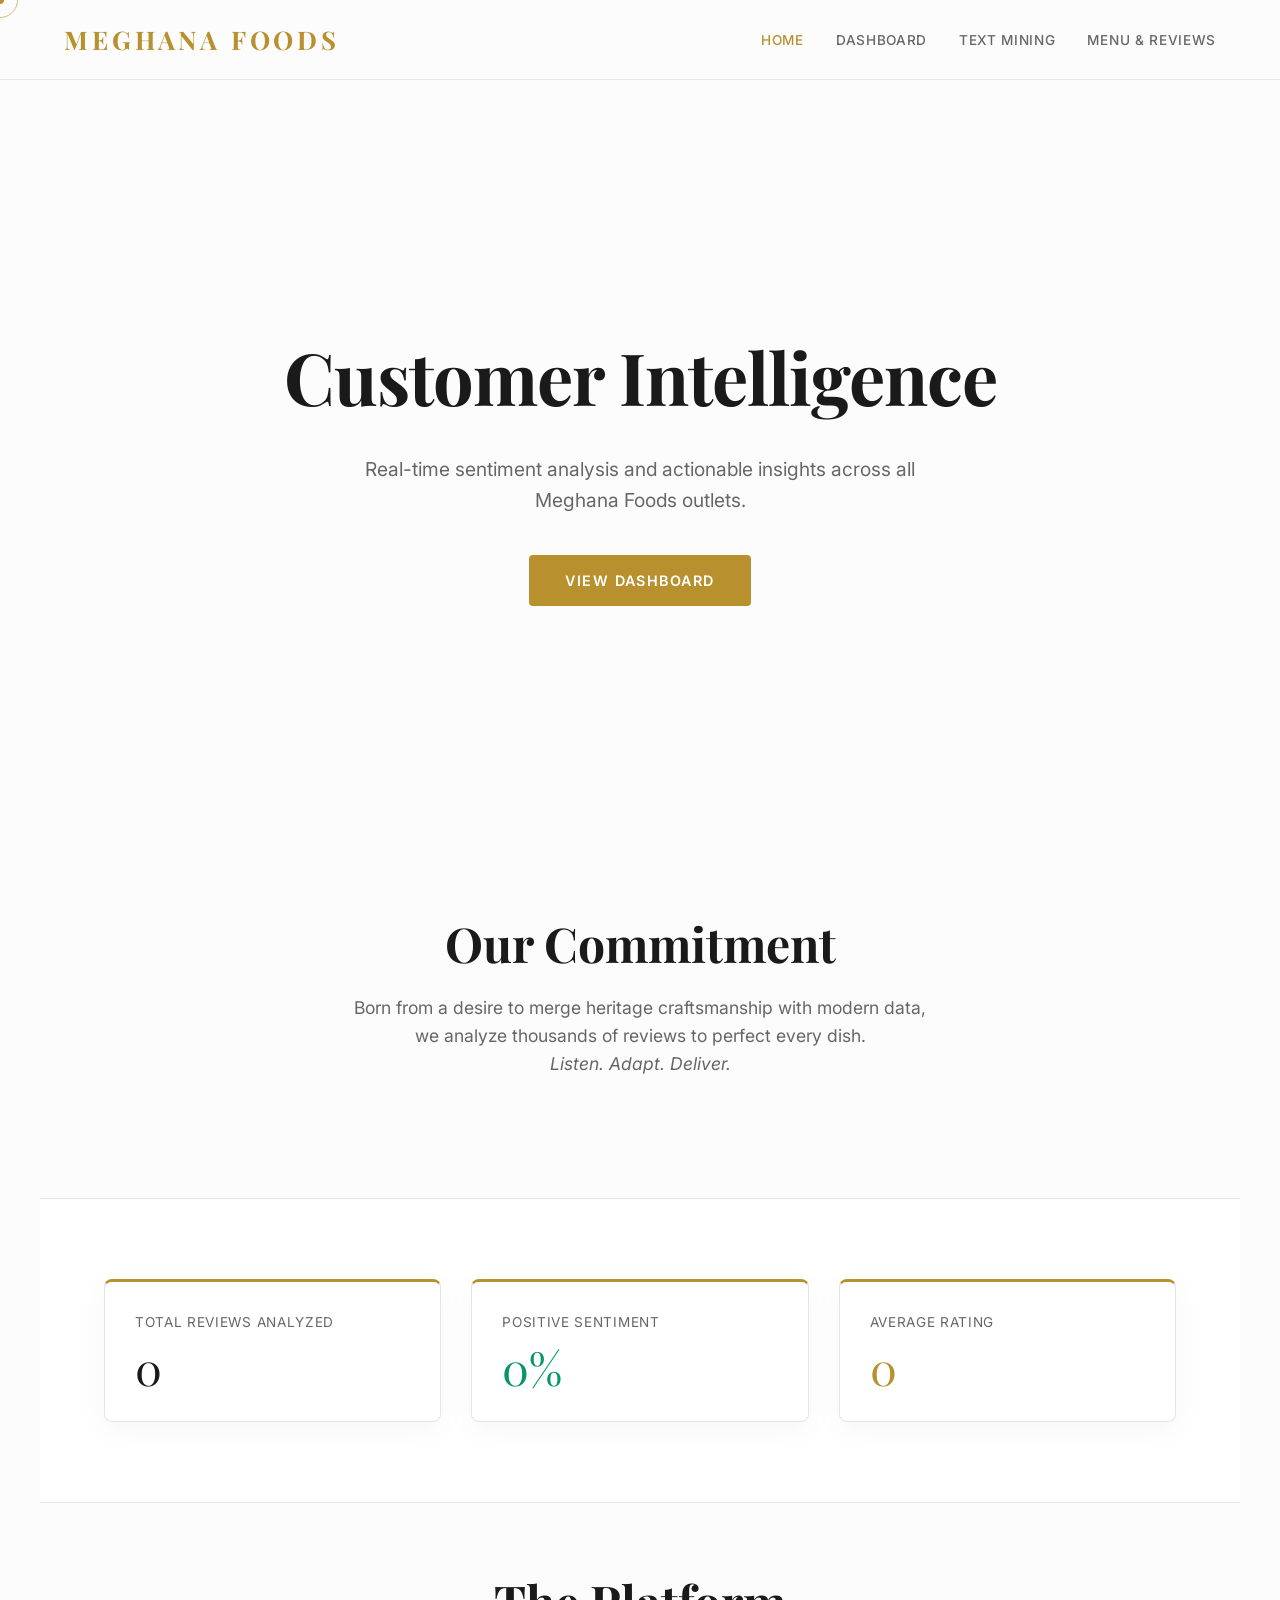
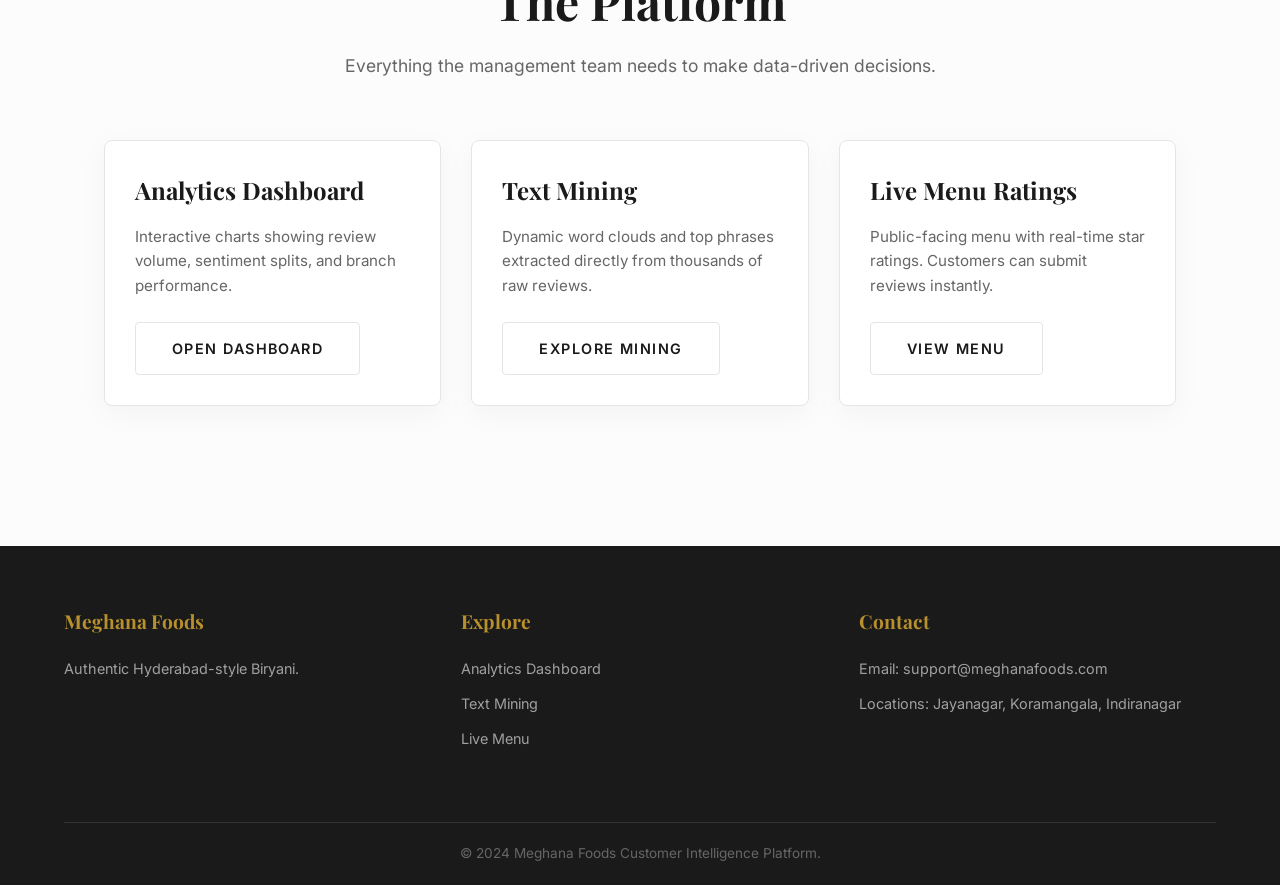
<file: index.html>
<!DOCTYPE html>
<html lang="en">
<head>
  <meta charset="UTF-8">
  <meta name="viewport" content="width=device-width, initial-scale=1.0">
  <title>Meghana Foods | Customer Intelligence</title>
  <link rel="stylesheet" href="styles.css">
</head>
<body>
  <div id="cursor-dot"></div>
  <div id="cursor-ring"></div>

  <nav class="navbar">
    <a href="index.html" class="nav-brand">Meghana Foods</a>
    <ul class="nav-links">
      <li><a href="index.html" class="active">Home</a></li>
      <li><a href="dashboard.html">Dashboard</a></li>
      <li><a href="mining.html">Text Mining</a></li>
      <li><a href="menu.html">Menu & Reviews</a></li>
    </ul>
  </nav>

  <div class="page-wrapper">
    <section class="hero">
      <h1>Customer Intelligence</h1>
      <p>Real-time sentiment analysis and actionable insights across all Meghana Foods outlets.</p>
      <a href="dashboard.html" class="btn btn-primary">View Dashboard</a>
    </section>

    <section class="container">
      <div class="page-header reveal">
        <h1>Our Commitment</h1>
        <p>Born from a desire to merge heritage craftsmanship with modern data, we analyze thousands of reviews to perfect every dish. <br><em>Listen. Adapt. Deliver.</em></p>
      </div>
    </section>

    <section class="container" style="background: #fff; border-top: 1px solid var(--border); border-bottom: 1px solid var(--border); padding: 80px 5%;">
      <div class="grid-3 reveal">
        <div class="card kpi-card">
          <div class="kpi-title">Total Reviews Analyzed</div>
          <div class="kpi-value" id="stat-total">0</div>
        </div>
        <div class="card kpi-card">
          <div class="kpi-title">Positive Sentiment</div>
          <div class="kpi-value" id="stat-pos" style="color: var(--green);">0%</div>
        </div>
        <div class="card kpi-card">
          <div class="kpi-title">Average Rating</div>
          <div class="kpi-value" id="stat-rating" style="color: var(--accent);">0</div>
        </div>
      </div>
    </section>

    <section class="container">
      <div class="page-header reveal">
        <h1>The Platform</h1>
        <p>Everything the management team needs to make data-driven decisions.</p>
      </div>
      
      <div class="grid-3 reveal">
        <div class="card">
          <h3 style="margin-bottom: 16px; font-size: 1.5rem;">Analytics Dashboard</h3>
          <p style="color: var(--text-muted); margin-bottom: 24px; font-size: 0.95rem;">Interactive charts showing review volume, sentiment splits, and branch performance.</p>
          <a href="dashboard.html" class="btn btn-secondary">Open Dashboard</a>
        </div>
        <div class="card">
          <h3 style="margin-bottom: 16px; font-size: 1.5rem;">Text Mining</h3>
          <p style="color: var(--text-muted); margin-bottom: 24px; font-size: 0.95rem;">Dynamic word clouds and top phrases extracted directly from thousands of raw reviews.</p>
          <a href="mining.html" class="btn btn-secondary">Explore Mining</a>
        </div>
        <div class="card">
          <h3 style="margin-bottom: 16px; font-size: 1.5rem;">Live Menu Ratings</h3>
          <p style="color: var(--text-muted); margin-bottom: 24px; font-size: 0.95rem;">Public-facing menu with real-time star ratings. Customers can submit reviews instantly.</p>
          <a href="menu.html" class="btn btn-secondary">View Menu</a>
        </div>
      </div>
    </section>

    <footer>
      <div class="footer-grid">
        <div>
          <h3>Meghana Foods</h3>
          <p>Authentic Hyderabad-style Biryani.</p>
        </div>
        <div>
          <h3>Explore</h3>
          <a href="dashboard.html">Analytics Dashboard</a>
          <a href="mining.html">Text Mining</a>
          <a href="menu.html">Live Menu</a>
        </div>
        <div>
          <h3>Contact</h3>
          <p>Email: support@meghanafoods.com</p>
          <p>Locations: Jayanagar, Koramangala, Indiranagar</p>
        </div>
      </div>
      <div class="footer-bottom">
        &copy; 2024 Meghana Foods Customer Intelligence Platform.
      </div>
    </footer>
  </div>

  <script src="script.js"></script>
</body>
</html>
</file>
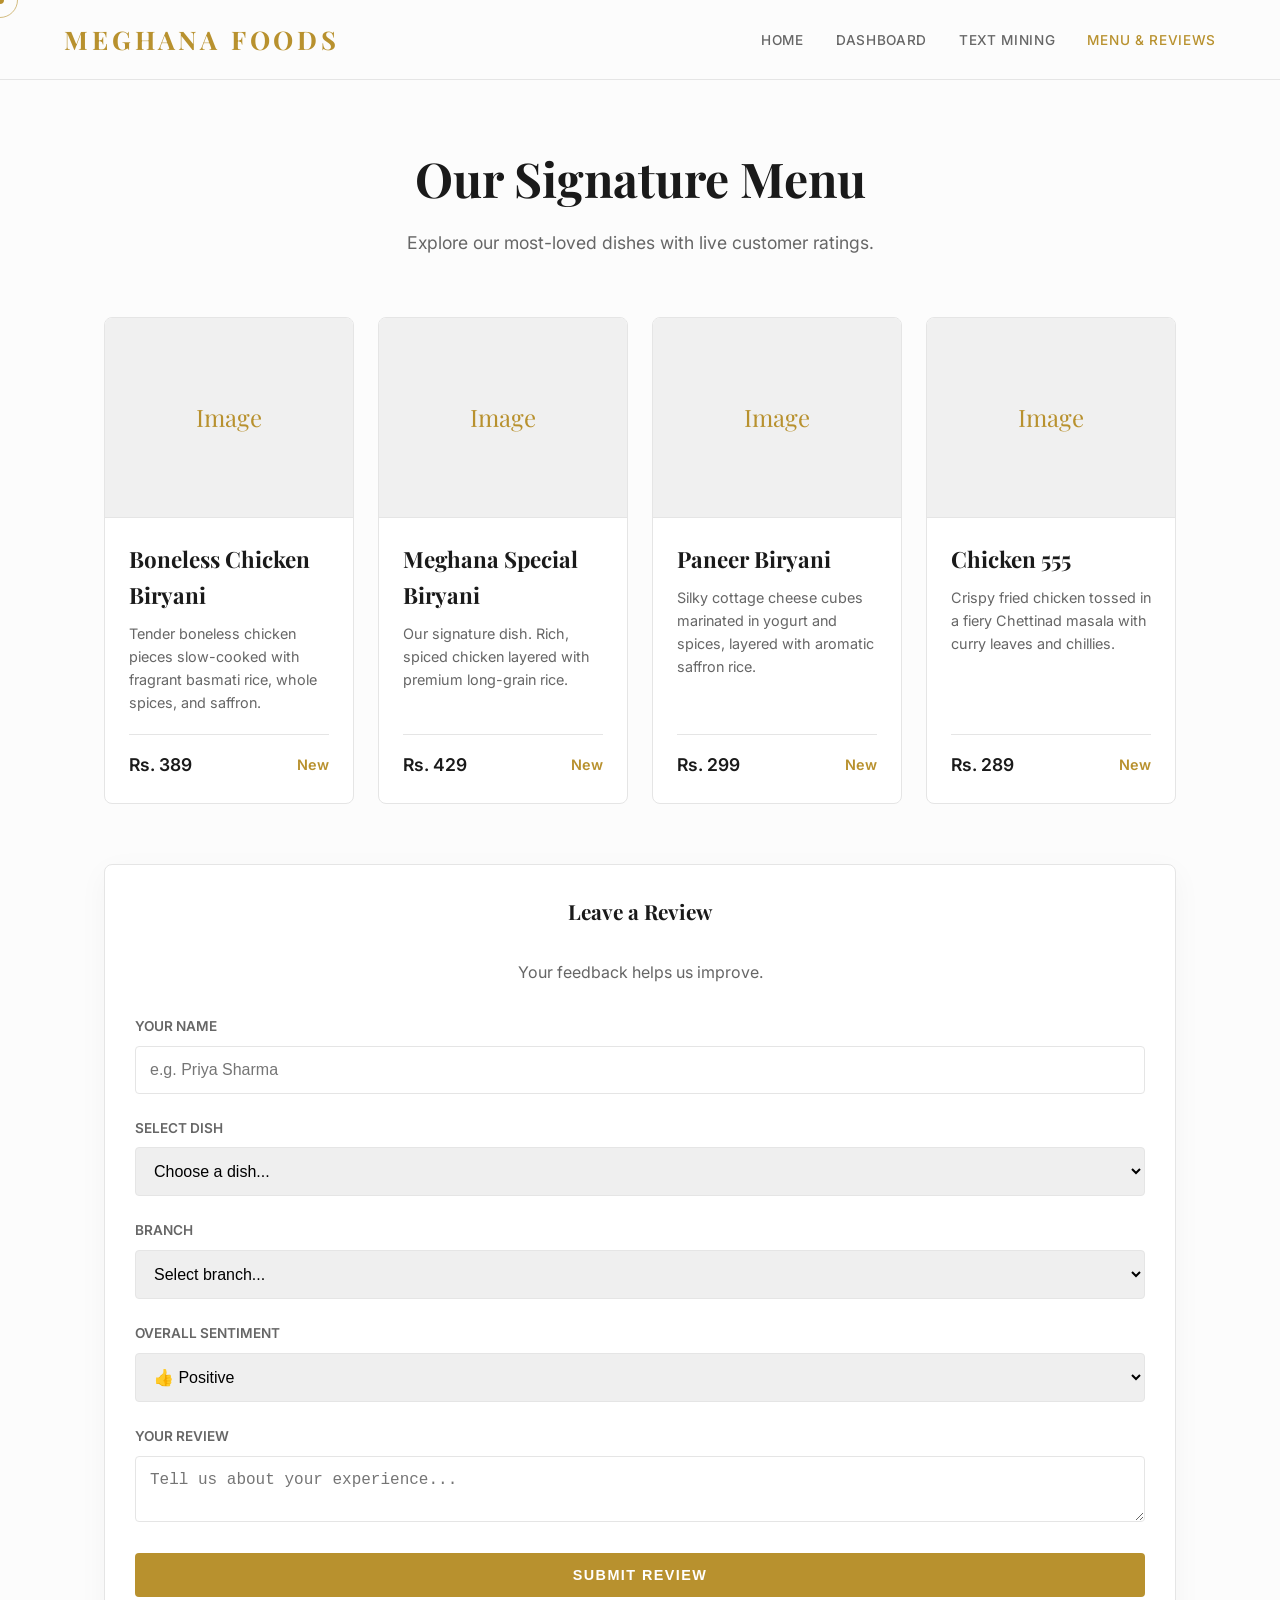
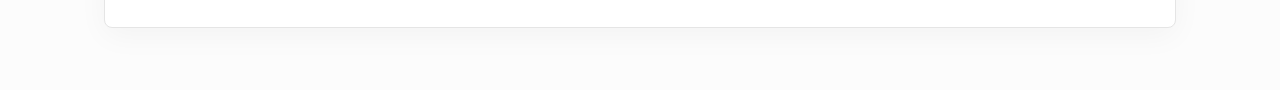
<file: menu.html>
<!DOCTYPE html>
<html lang="en">
<head>
  <meta charset="UTF-8">
  <meta name="viewport" content="width=device-width, initial-scale=1.0">
  <title>Live Menu | Meghana Foods</title>
  <link rel="stylesheet" href="styles.css">
</head>
<body>
  <div id="cursor-dot"></div>
  <div id="cursor-ring"></div>

  <nav class="navbar">
    <a href="index.html" class="nav-brand">Meghana Foods</a>
    <ul class="nav-links">
      <li><a href="index.html">Home</a></li>
      <li><a href="dashboard.html">Dashboard</a></li>
      <li><a href="mining.html">Text Mining</a></li>
      <li><a href="menu.html" class="active">Menu & Reviews</a></li>
    </ul>
  </nav>

  <div class="page-wrapper">
    <div class="container">
      <div class="page-header reveal">
        <h1>Our Signature Menu</h1>
        <p>Explore our most-loved dishes with live customer ratings.</p>
      </div>

      <!-- MENU GRID -->
      <div class="grid-4 reveal" id="menu-grid" style="margin-bottom: 60px;">
        <!-- Populated by JS -->
      </div>

      <!-- REVIEW FORM -->
      <div class="review-section card reveal">
        <h3 class="chart-title" style="text-align: center; border: none;">Leave a Review</h3>
        <p style="text-align: center; color: var(--text-muted); margin-bottom: 30px;">Your feedback helps us improve.</p>
        
        <form id="review-form">
          <div class="form-group">
            <label>Your Name</label>
            <input type="text" id="reviewer-name" class="form-control" placeholder="e.g. Priya Sharma" required>
          </div>
          <div class="form-group">
            <label>Select Dish</label>
            <select id="dish-select" class="form-control" required>
              <option value="">Choose a dish...</option>
              <option value="Boneless Chicken Biryani">Boneless Chicken Biryani</option>
              <option value="Meghana Special Biryani">Meghana Special Biryani</option>
              <option value="Paneer Biryani">Paneer Biryani</option>
              <option value="Chicken 555">Chicken 555</option>
            </select>
          </div>
          <div class="form-group">
            <label>Branch</label>
            <select id="branch-select" class="form-control" required>
              <option value="">Select branch...</option>
              <option value="Jayanagar">Jayanagar</option>
              <option value="Koramangala">Koramangala</option>
              <option value="Indiranagar">Indiranagar</option>
            </select>
          </div>
          <div class="form-group">
            <label>Overall Sentiment</label>
            <select id="sentiment-select" class="form-control" required>
              <option value="Positive">👍 Positive</option>
              <option value="Negative">👎 Negative</option>
            </select>
          </div>
          <div class="form-group">
            <label>Your Review</label>
            <textarea id="review-text" class="form-control" placeholder="Tell us about your experience..." required></textarea>
          </div>
          <button type="submit" class="btn btn-primary" style="width: 100%;">Submit Review</button>
        </form>
      </div>
    </div>
  </div>

  <script src="script.js"></script>
</body>
</html>
</file>
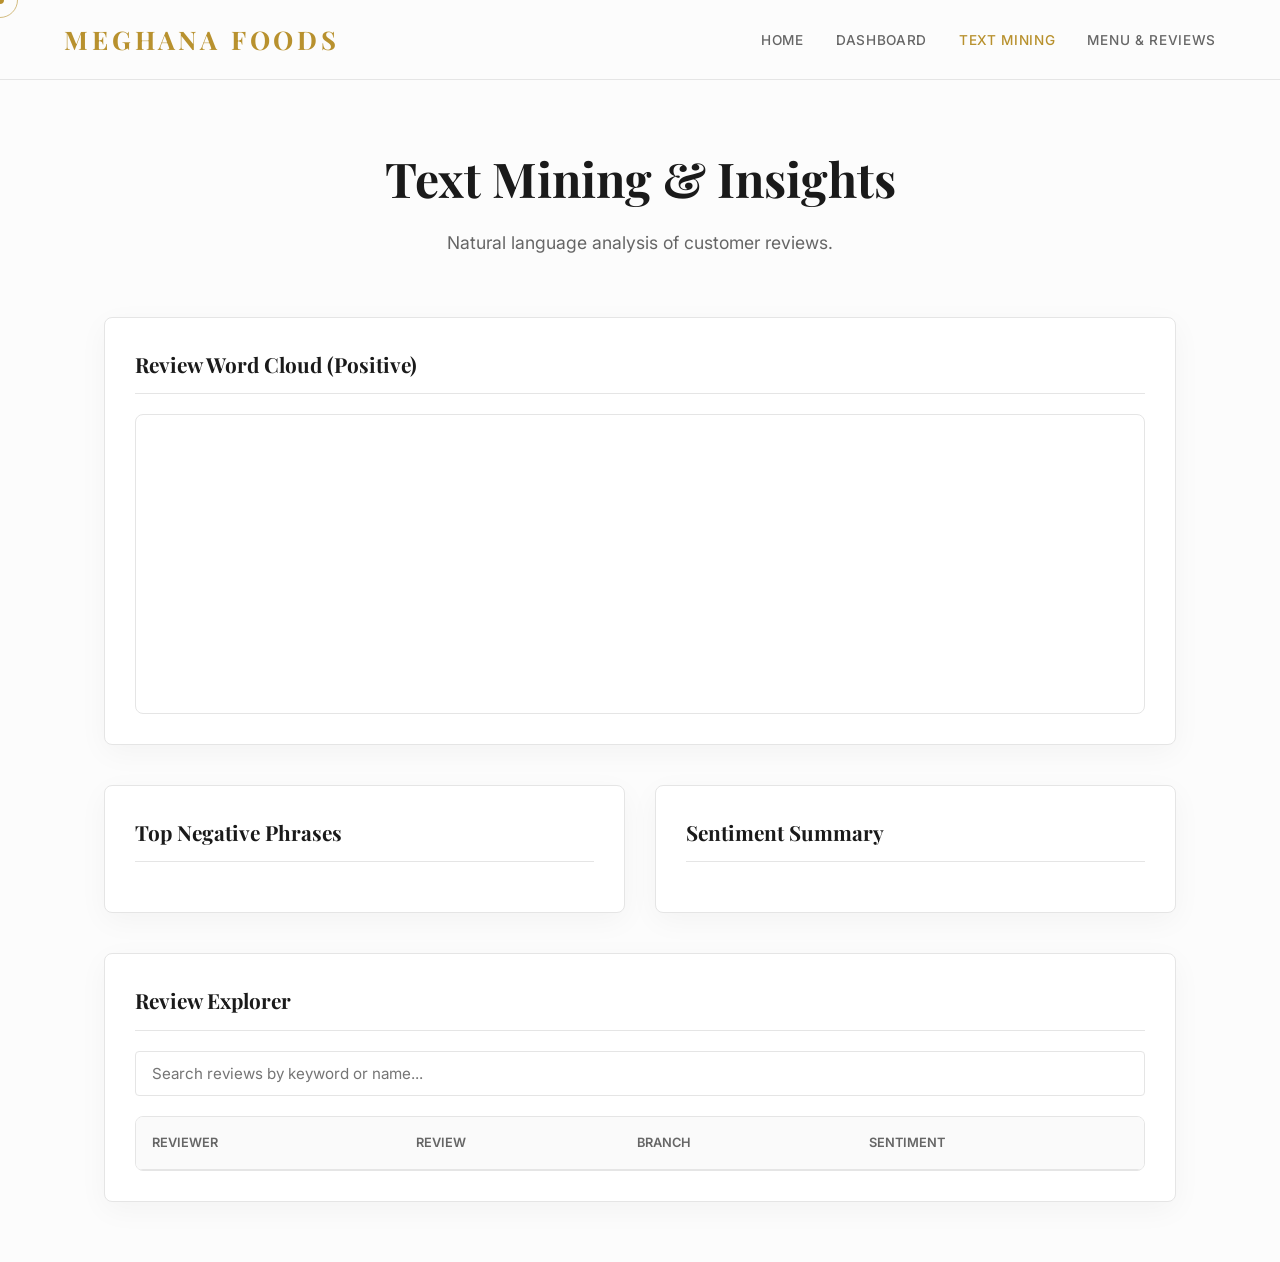
<file: mining.html>
<!DOCTYPE html>
<html lang="en">
<head>
  <meta charset="UTF-8">
  <meta name="viewport" content="width=device-width, initial-scale=1.0">
  <title>Text Mining | Meghana Foods</title>
  <link rel="stylesheet" href="styles.css">
</head>
<body>
  <div id="cursor-dot"></div>
  <div id="cursor-ring"></div>

  <nav class="navbar">
    <a href="index.html" class="nav-brand">Meghana Foods</a>
    <ul class="nav-links">
      <li><a href="index.html">Home</a></li>
      <li><a href="dashboard.html">Dashboard</a></li>
      <li><a href="mining.html" class="active">Text Mining</a></li>
      <li><a href="menu.html">Menu & Reviews</a></li>
    </ul>
  </nav>

  <div class="page-wrapper">
    <div class="container">
      <div class="page-header reveal">
        <h1>Text Mining & Insights</h1>
        <p>Natural language analysis of customer reviews.</p>
      </div>

      <div class="card reveal" style="margin-bottom: 40px;">
        <h3 class="chart-title">Review Word Cloud (Positive)</h3>
        <div class="wordcloud-wrapper" id="wordcloud-container"></div>
      </div>

      <div class="grid-2 reveal">
        <div class="card">
          <h3 class="chart-title">Top Negative Phrases</h3>
          <ul id="bigrams-list" style="list-style: none;"></ul>
        </div>
        <div class="card">
          <h3 class="chart-title">Sentiment Summary</h3>
          <!-- Additional summary can go here -->
        </div>
      </div>

      <div class="card reveal">
        <h3 class="chart-title">Review Explorer</h3>
        <div class="search-box">
            <input type="text" id="table-search" placeholder="Search reviews by keyword or name...">
        </div>
        <div class="table-responsive">
          <table>
            <thead>
              <tr>
                <th>Reviewer</th>
                <th>Review</th>
                <th>Branch</th>
                <th>Sentiment</th>
              </tr>
            </thead>
            <tbody id="reviews-tbody"></tbody>
          </table>
        </div>
      </div>
    </div>
  </div>

  <script src="script.js"></script>
</body>
</html>
</file>
<file: styles.css>
@import url('https://fonts.googleapis.com/css2?family=Inter:wght@300;400;500;600;700&family=Playfair+Display:wght@400;600;700&display=swap');

:root {
    --bg: #fcfcfc;
    --text: #1a1a1a;
    --text-muted: #666;
    --accent: #b8912e;
    --accent-hover: #9a7824;
    --border: #e5e5e5;
    --card-bg: #ffffff;
    --shadow: 0 8px 30px rgba(0,0,0,0.04);
    --transition: 0.3s ease;
    --green: #059669;
    --red: #DC2626;
    --yellow: #D97706;
}

* { margin: 0; padding: 0; box-sizing: border-box; cursor: none; }

body {
    font-family: 'Inter', sans-serif;
    background: var(--bg);
    color: var(--text);
    line-height: 1.6;
}

h1, h2, h3, h4, .serif { font-family: 'Playfair Display', serif; }
a { text-decoration: none; color: inherit; transition: var(--transition); }

/* Custom Cursor */
#cursor-dot, #cursor-ring {
    position: fixed; top: 0; left: 0;
    pointer-events: none; z-index: 9999;
    transform: translate(-50%, -50%); border-radius: 50%;
    transition: width 0.2s, height 0.2s, background-color 0.2s, border-color 0.2s;
}
#cursor-dot { width: 8px; height: 8px; background: var(--accent); }
#cursor-ring { width: 36px; height: 36px; border: 1px solid rgba(184, 145, 46, 0.6); }
body.hovering-cursor #cursor-dot { transform: translate(-50%, -50%) scale(1.5); }
body.hovering-cursor #cursor-ring { width: 52px; height: 52px; border-color: var(--accent); background: rgba(184, 145, 46, 0.08); }

/* Navigation */
.navbar {
    position: fixed; top: 0; left: 0; width: 100%; height: 80px;
    background: rgba(252, 252, 252, 0.95); backdrop-filter: blur(10px);
    border-bottom: 1px solid var(--border);
    display: flex; align-items: center; justify-content: space-between;
    padding: 0 5%; z-index: 1000;
}
.nav-brand { font-family: 'Playfair Display', serif; font-size: 1.6rem; letter-spacing: 0.15em; color: var(--accent); text-transform: uppercase; font-weight: 700; }
.nav-links { display: flex; gap: 32px; list-style: none; }
.nav-links a { font-size: 0.85rem; font-weight: 500; text-transform: uppercase; letter-spacing: 0.05em; color: var(--text-muted); }
.nav-links a:hover, .nav-links a.active { color: var(--accent); }

/* Layout */
.page-wrapper { padding-top: 80px; min-height: 100vh; }
.container { max-width: 1200px; margin: 0 auto; padding: 60px 5%; }
.page-header { text-align: center; margin-bottom: 60px; }
.page-header h1 { font-size: 3rem; margin-bottom: 12px; }
.page-header p { color: var(--text-muted); font-size: 1.1rem; max-width: 600px; margin: 0 auto; }

/* Buttons */
.btn { display: inline-block; padding: 14px 36px; font-size: 0.9rem; font-weight: 600; text-transform: uppercase; letter-spacing: 0.1em; border-radius: 4px; transition: var(--transition); cursor: pointer; border: none; }
.btn-primary { background: var(--accent); color: #fff; }
.btn-primary:hover { background: var(--accent-hover); }
.btn-secondary { background: transparent; color: var(--text); border: 1px solid var(--border); }
.btn-secondary:hover { border-color: var(--accent); color: var(--accent); }

/* Hero */
.hero {
    height: 85vh; display: flex; flex-direction: column; justify-content: center; align-items: center; text-align: center;
    background: linear-gradient(rgba(252,252,252,0.85), rgba(252,252,252,0.85)), url('https://images.unsplash.com/photo-1552566626-52f8b828add9?ixlib=rb-4.0.3&auto=format&fit=crop&w=1920&q=80') center/cover;
    padding: 0 20px;
}
.hero h1 { font-size: 4.5rem; margin-bottom: 20px; letter-spacing: -1px; }
.hero p { font-size: 1.2rem; color: var(--text-muted); max-width: 600px; margin-bottom: 40px; }

/* Cards & Grids */
.grid-3 { display: grid; grid-template-columns: repeat(auto-fit, minmax(300px, 1fr)); gap: 30px; }
.grid-4 { display: grid; grid-template-columns: repeat(auto-fit, minmax(240px, 1fr)); gap: 24px; }
.grid-2 { display: grid; grid-template-columns: 1fr 1fr; gap: 30px; margin-bottom: 40px; }
.card { background: var(--card-bg); border: 1px solid var(--border); border-radius: 8px; padding: 30px; box-shadow: var(--shadow); transition: var(--transition); }
.card:hover { transform: translateY(-5px); box-shadow: 0 12px 40px rgba(0,0,0,0.08); }

/* KPI */
.kpi-card { text-align: left; border-top: 3px solid var(--accent); }
.kpi-title { font-size: 0.85rem; text-transform: uppercase; letter-spacing: 0.05em; color: var(--text-muted); margin-bottom: 12px; }
.kpi-value { font-family: 'Playfair Display', serif; font-size: 2.8rem; color: var(--text); line-height: 1; }

/* Filters */
.filter-bar { display: flex; gap: 20px; flex-wrap: wrap; background: var(--card-bg); padding: 24px; border: 1px solid var(--border); border-radius: 8px; margin-bottom: 40px; }
.filter-group { display: flex; flex-direction: column; gap: 8px; flex: 1; min-width: 180px; }
.filter-group label { font-size: 0.8rem; font-weight: 600; text-transform: uppercase; color: var(--text-muted); }
.filter-group select { padding: 12px; border: 1px solid var(--border); border-radius: 4px; font-family: 'Inter', sans-serif; font-size: 0.95rem; outline: none; transition: var(--transition); }
.filter-group select:focus { border-color: var(--accent); }

/* Date Slider */
.slider-container { display: flex; flex-direction: column; gap: 8px; flex: 2; min-width: 300px; }
.slider-labels { display: flex; justify-content: space-between; font-size: 0.8rem; color: var(--text-muted); }
input[type=range] { width: 100%; accent-color: var(--accent); }

/* Charts */
.chart-container { background: var(--card-bg); border: 1px solid var(--border); border-radius: 8px; padding: 24px; box-shadow: var(--shadow); display: flex; flex-direction: column; min-height: 350px; }
.chart-title { font-family: 'Playfair Display', serif; font-size: 1.3rem; margin-bottom: 20px; border-bottom: 1px solid var(--border); padding-bottom: 12px; }
.chart-body { flex: 1; position: relative; width: 100%; height: 100%; min-height: 250px; }

/* Menu */
.menu-card { background: var(--card-bg); border: 1px solid var(--border); border-radius: 8px; overflow: hidden; display: flex; flex-direction: column; transition: var(--transition); }
.menu-card:hover { transform: translateY(-5px); box-shadow: var(--shadow); }
.menu-img-placeholder { height: 200px; background: #f0f0f0; display: flex; align-items: center; justify-content: center; color: var(--accent); font-family: 'Playfair Display', serif; font-size: 1.5rem; border-bottom: 1px solid var(--border); }
.menu-content { padding: 24px; flex: 1; display: flex; flex-direction: column; }
.menu-title { font-family: 'Playfair Display', serif; font-size: 1.4rem; margin-bottom: 8px; }
.menu-desc { font-size: 0.9rem; color: var(--text-muted); margin-bottom: 20px; flex: 1; }
.menu-footer { display: flex; justify-content: space-between; align-items: center; border-top: 1px solid var(--border); padding-top: 16px; }
.menu-price { font-weight: 600; font-size: 1.1rem; }
.menu-rating { color: var(--accent); font-weight: 600; font-size: 0.9rem; }

/* Forms & Tables */
.form-group { margin-bottom: 24px; }
.form-group label { display: block; font-size: 0.85rem; font-weight: 600; text-transform: uppercase; color: var(--text-muted); margin-bottom: 8px; }
.form-control { width: 100%; padding: 14px; border: 1px solid var(--border); border-radius: 4px; font-size: 1rem; }
.table-responsive { overflow-x: auto; background: var(--card-bg); border: 1px solid var(--border); border-radius: 8px; }
table { width: 100%; border-collapse: collapse; text-align: left; }
th, td { padding: 16px; border-bottom: 1px solid var(--border); font-size: 0.9rem; }
th { background: #fafafa; font-size: 0.8rem; text-transform: uppercase; color: var(--text-muted); font-weight: 600; }
.badge { display: inline-block; padding: 4px 10px; border-radius: 4px; font-size: 0.75rem; font-weight: 600; text-transform: uppercase; }
.badge-pos { background: rgba(5, 150, 105, 0.1); color: var(--green); }
.badge-neg { background: rgba(220, 38, 38, 0.1); color: var(--red); }
.badge-neu { background: rgba(217, 119, 6, 0.1); color: var(--yellow); }

/* Table Search */
.search-box { margin-bottom: 20px; }
.search-box input { width: 100%; padding: 12px 16px; border: 1px solid var(--border); border-radius: 4px; font-family: 'Inter', sans-serif; font-size: 0.95rem; outline: none; }
.search-box input:focus { border-color: var(--accent); }

/* Word Cloud */
.wordcloud-wrapper { background: var(--card-bg); border: 1px solid var(--border); border-radius: 8px; padding: 40px; display: flex; flex-wrap: wrap; justify-content: center; align-items: center; gap: 16px; min-height: 300px; }
.wordcloud-word { transition: var(--transition); cursor: default; }
.wordcloud-word:hover { color: var(--accent) !important; transform: scale(1.1); }

/* Footer */
footer { background: #1a1a1a; color: #e5e5e5; padding: 60px 5% 20px; margin-top: 80px; }
.footer-grid { display: grid; grid-template-columns: repeat(auto-fit, minmax(200px, 1fr)); gap: 40px; max-width: 1200px; margin: 0 auto; }
.footer-grid h3 { font-family: 'Playfair Display', serif; color: var(--accent); margin-bottom: 20px; font-size: 1.2rem; }
.footer-grid a, .footer-grid p { display: block; color: #a0a0a0; margin-bottom: 12px; font-size: 0.9rem; }
.footer-bottom { text-align: center; margin-top: 60px; padding-top: 20px; border-top: 1px solid #333; font-size: 0.85rem; color: #666; }

/* Reveal Animation */
.reveal { opacity: 0; transform: translateY(30px); transition: all 0.8s ease; }
.reveal.visible { opacity: 1; transform: translateY(0); }
</file>
